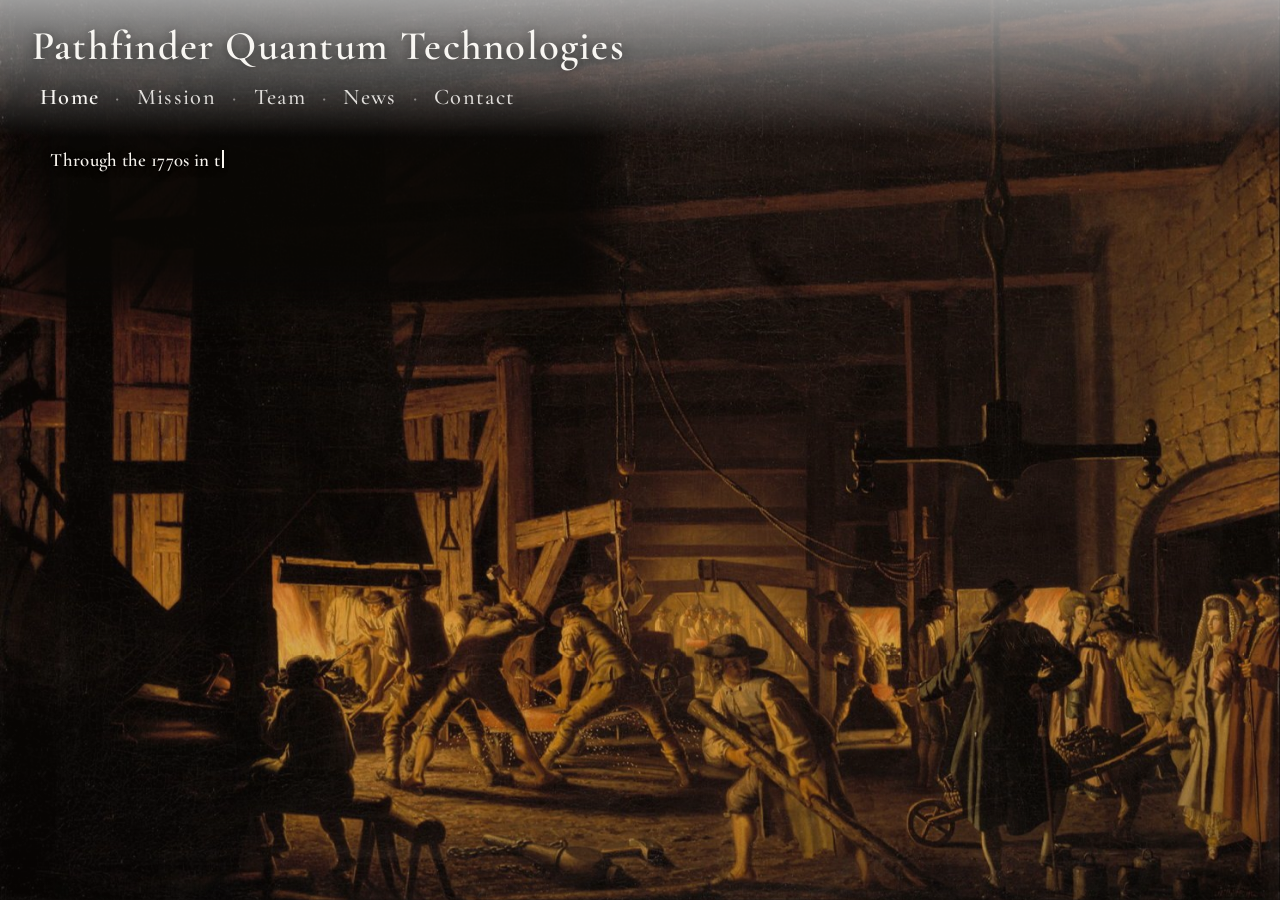
<file: index.html>
<!DOCTYPE html>
<html lang="en">
  <head>
    <meta charset="utf-8" />
    <meta name="color-scheme" content="dark light" />
    <meta name="viewport" content="width=device-width, initial-scale=1" />
    <link rel="icon" href="/favicon.svg" type="image/svg+xml" />
    <title>Pathfinder Quantum Technologies</title>
    <script>
      (function(){
        try{
          var saved = localStorage.getItem("theme");
          var sys = window.matchMedia && window.matchMedia("(prefers-color-scheme: dark)").matches ? "dark" : "light";
          var theme = saved || sys || "dark";
          document.documentElement.dataset.theme = theme;
          document.documentElement.style.colorScheme = theme;
        }catch(e){}
      })();
    </script>
    <link rel="preconnect" href="https://fonts.googleapis.com" />
    <link rel="preconnect" href="https://fonts.gstatic.com" crossorigin />
    <link href="https://fonts.googleapis.com/css2?family=Cormorant+Garamond:ital,wght@0,500;0,600;1,500&display=swap" rel="stylesheet" />
    <link rel="stylesheet" href="/assets/theme.css" />
    <link rel="stylesheet" href="/assets/heritage-hero.css" />
  </head>
  <body class="page-home">
    <section id="heritageHero" class="heritage-hero" data-mode="hero" data-carousel="home" aria-label="European science and industry heritage">
      <div class="heritage-hero__bg">
        <div class="heritage-hero__visual" aria-hidden="true">
          <div class="heritage-hero__slide heritage-hero__slide--a"></div>
          <div class="heritage-hero__slide heritage-hero__slide--b"></div>
          <div class="heritage-hero__tint"></div>
          <div class="heritage-hero__scrim"></div>
        </div>

        <div class="heritage-hero__caption">
          <p class="heritage-hero__text" aria-live="polite"></p>
        </div>
      </div>

      <header class="heritage-hero__header">
        <h1>Pathfinder Quantum Technologies</h1>
        <nav class="nav" aria-label="Primary">
          <a href="index.html" aria-current="page"><b>Home</b></a><span class="sep">&middot;</span>
          <a href="mission.html">Mission</a><span class="sep">&middot;</span>
          <a href="team.html">Team</a><span class="sep">&middot;</span>
          <a href="news.html">News</a><span class="sep">&middot;</span>
          <a href="contact.html">Contact</a>
        </nav>
      </header>

    </section>

    <script src="/assets/heritage-hero.js"></script>
  </body>
</html>
</file>
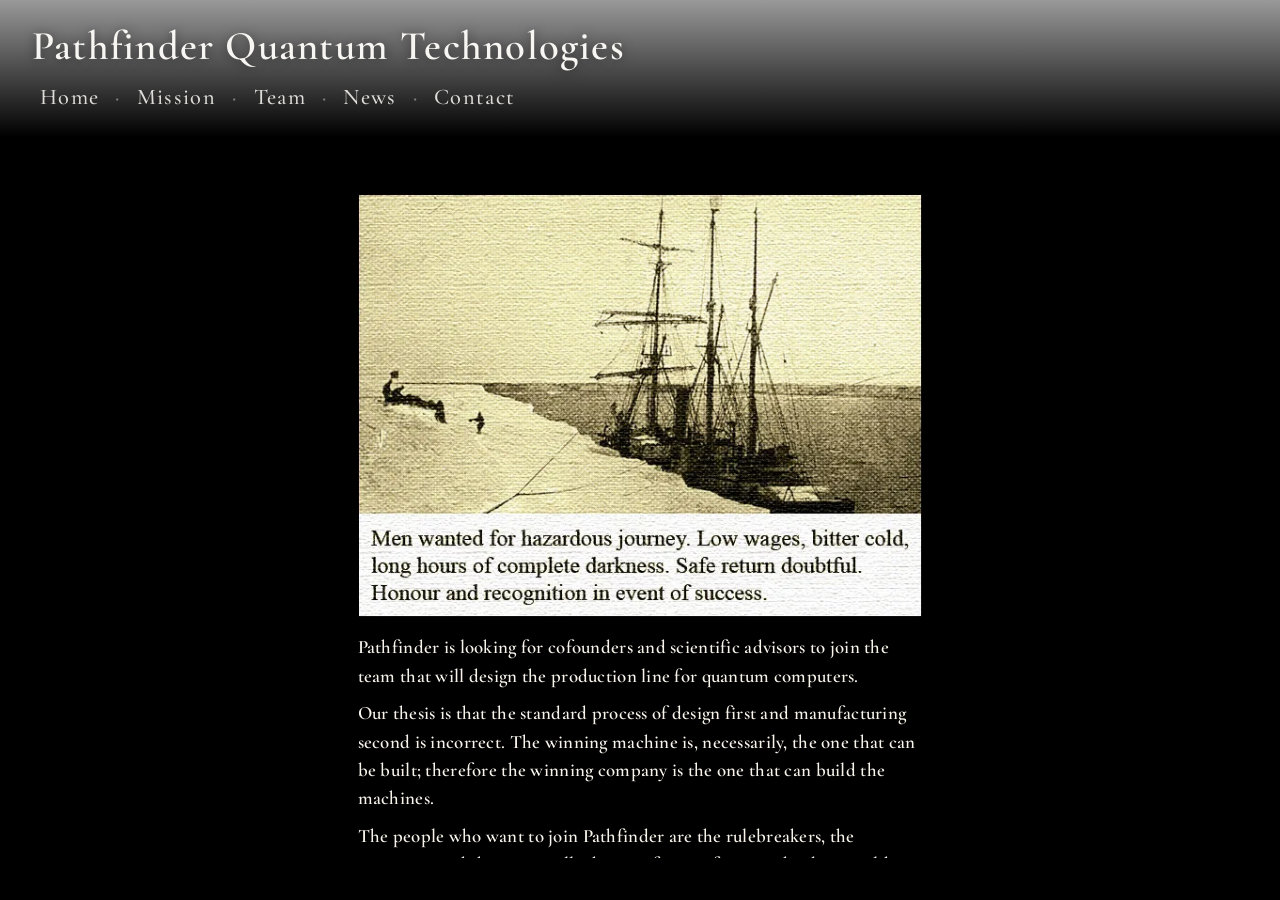
<file: careers/index.html>
<!DOCTYPE html>
<html lang="en">
<head>
  <meta charset="utf-8" />
  <meta name="robots" content="noindex, nofollow" />
  <meta name="color-scheme" content="dark light" />
  <meta name="viewport" content="width=device-width, initial-scale=1" />
  <link rel="icon" href="/favicon.svg" type="image/svg+xml" />
  <title>Pathfinder Quantum Technologies - Careers</title>
  <script>
    (function(){
      try{
        var saved = localStorage.getItem("theme");
        var sys = window.matchMedia && window.matchMedia("(prefers-color-scheme: dark)").matches ? "dark" : "light";
        var theme = saved || sys || "dark";
        document.documentElement.dataset.theme = theme;
        document.documentElement.style.colorScheme = theme;
      }catch(e){}
    })();
  </script>
  <link rel="stylesheet" href="/assets/theme.css" />
  <link rel="stylesheet" href="/assets/heritage-hero.css" />
</head>
<body class="page-careers page-mission">
  <section class="heritage-page">
    <header class="heritage-hero__header">
      <h1>Pathfinder Quantum Technologies</h1>
      <nav class="nav" aria-label="Primary">
        <a href="/">Home</a><span class="sep">&middot;</span>
        <a href="../mission.html">Mission</a><span class="sep">&middot;</span>
        <a href="../team.html">Team</a><span class="sep">&middot;</span>
        <a href="../news.html">News</a><span class="sep">&middot;</span>
        <a href="../contact.html">Contact</a>
      </nav>
    </header>

    <div class="heritage-page__content">
      <main>
        <figure class="careers-figure">
          <img src="/Shackleton.webp" alt="Ernest Shackleton's Imperial Trans-Antarctic Expedition aboard the Endurance" width="600" height="450" />
        </figure>
        <section>
          <p>Pathfinder is looking for cofounders and scientific advisors to join the team that will design the production line for quantum computers.</p>
          <p>Our thesis is that the standard process of design first and manufacturing second is incorrect. The winning machine is, necessarily, the one that can be built; therefore the winning company is the one that can build the machines.</p>
          <p>The people who want to join Pathfinder are the rulebreakers, the tenacious, and the maniacally driven. If you&rsquo;re frustrated at being told that your best ideas are too ambitious, Pathfinder is the place for you. If the phrase &ldquo;that&rsquo;s just how we&rsquo;ve always done it&rdquo; makes your blood boil, Pathfinder is the place for you. If you&rsquo;re the kind of person that simply has to leave their unique mark upon history, Pathfinder is the place for you.</p>
          <p>The scope of work spans experimental atom physics, integrated-photonics chips, and semiconductor manufacturing. Prior work in one of these areas is preferred, but evidence of exceptional ability in any highly technical domain is sufficient.</p>
          <p><b>If successful, the work you do at Pathfinder will revitalise a stagnating field and fight for control of a trillion-dollar industry.</b></p>
          <p><a href="../contact.html">Contact</a></p>
        </section>
      </main>
    </div>
  </section>
</body>
</html>
</file>
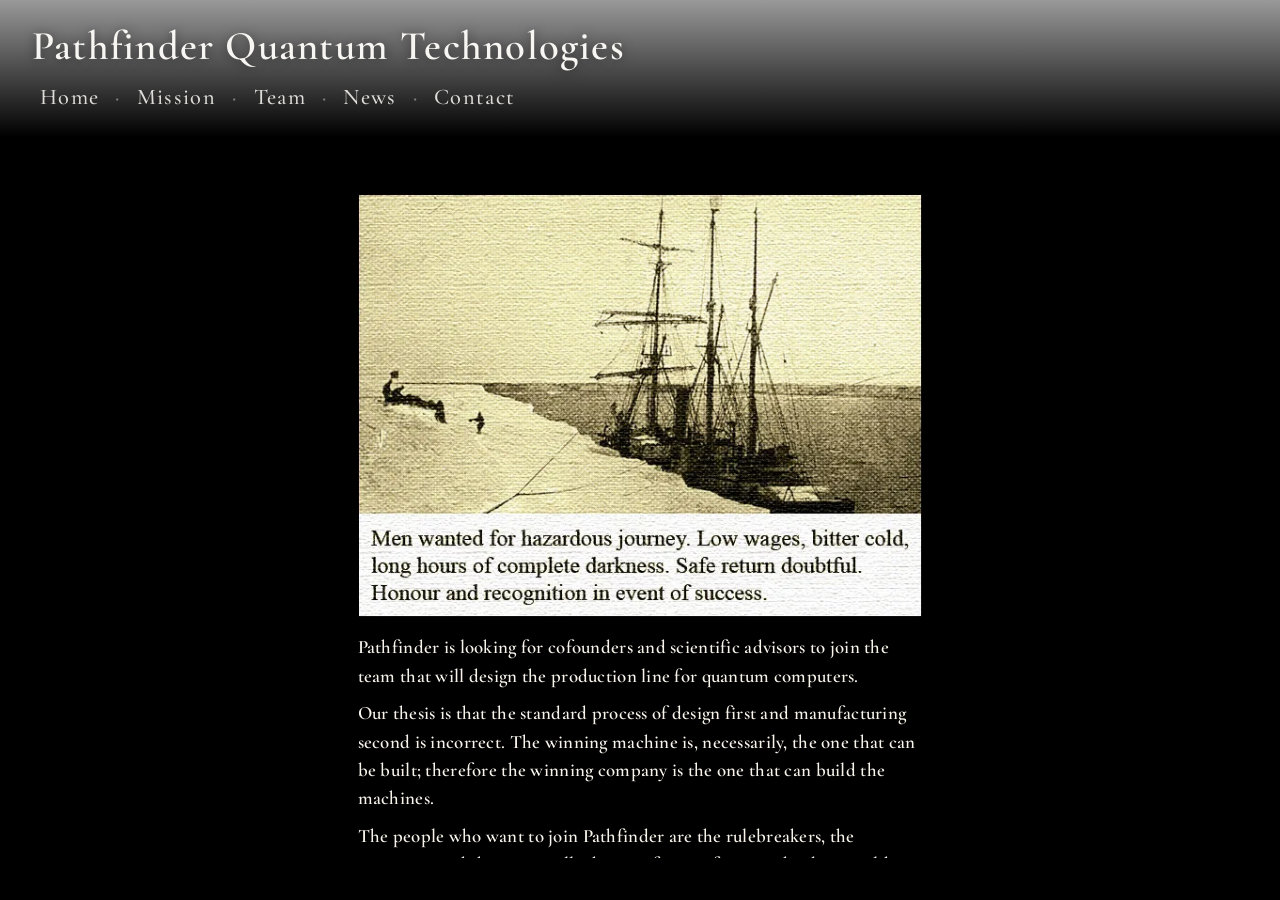
<file: cofounders/index.html>
<!DOCTYPE html>
<html lang="en">
<head>
  <meta charset="utf-8" />
  <meta http-equiv="refresh" content="0; url=/careers/" />
  <link rel="canonical" href="/careers/" />
  <title>Redirecting…</title>
  <script>location.replace("/careers/");</script>
</head>
<body>
  <p><a href="/careers/">Continue to Careers</a></p>
</body>
</html>
</file>
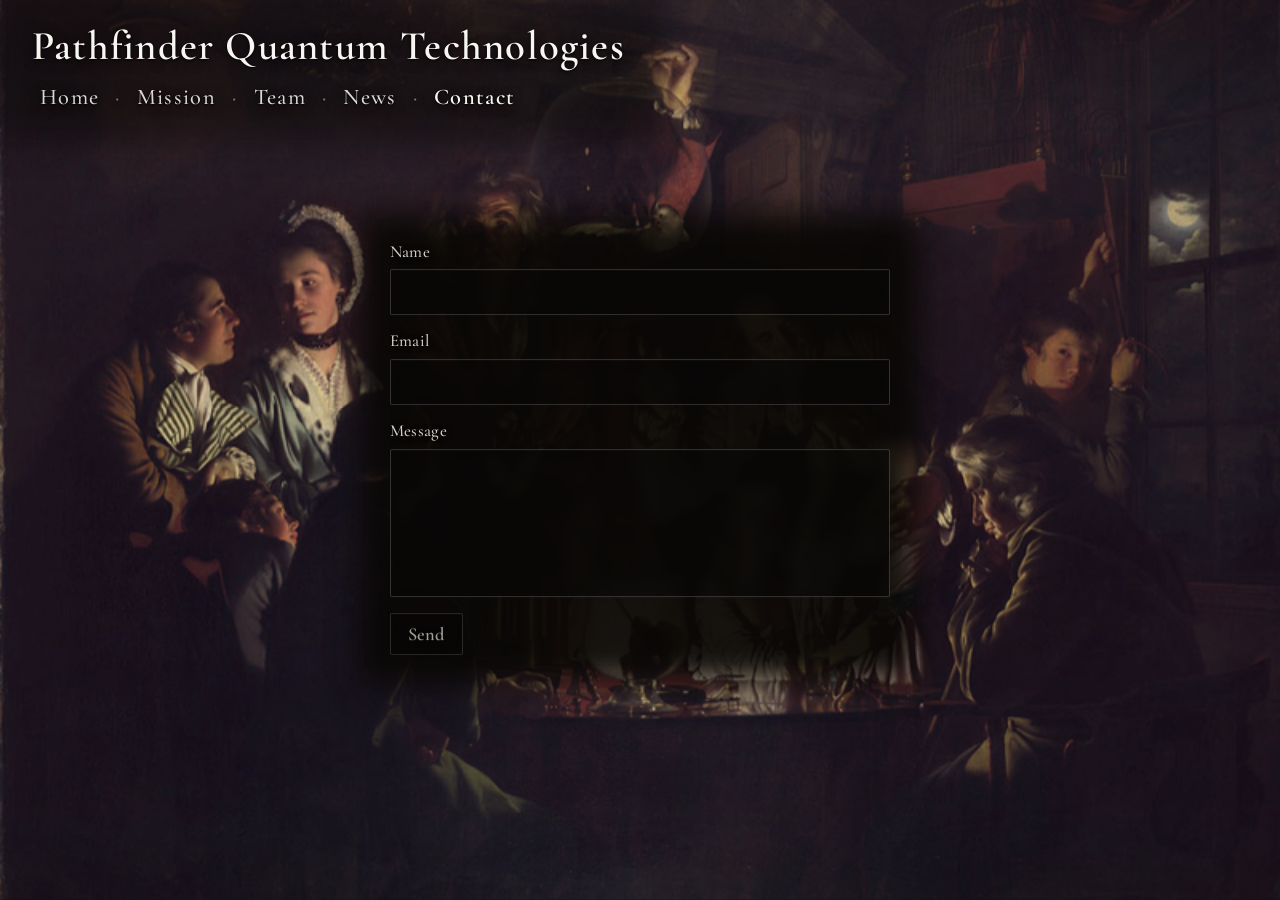
<file: contact.html>
<!DOCTYPE html>
<html lang="en">
<head>
  <meta charset="utf-8" />
  <meta name="color-scheme" content="dark light" />
  <meta name="viewport" content="width=device-width, initial-scale=1" />
  <link rel="icon" href="/favicon.svg" type="image/svg+xml" />
  <title>Pathfinder Quantum Technologies - Contact</title>
  <script>
    (function(){
      try{
        var saved = localStorage.getItem("theme");
        var sys = window.matchMedia && window.matchMedia("(prefers-color-scheme: dark)").matches ? "dark" : "light";
        var theme = saved || sys || "dark";
        document.documentElement.dataset.theme = theme;
        document.documentElement.style.colorScheme = theme;
      }catch(e){}
    })();
  </script>
  <link rel="stylesheet" href="/assets/theme.css" />
  <link rel="stylesheet" href="/assets/heritage-hero.css" />
</head>
<body class="page-with-backdrop">
  <section class="heritage-page">
    <div id="heritageHero" class="heritage-hero heritage-hero--backdrop" data-mode="backdrop" data-carousel="contact" data-static="true" aria-hidden="true">
      <div class="heritage-hero__visual">
        <div class="heritage-hero__slide heritage-hero__slide--a"></div>
        <div class="heritage-hero__slide heritage-hero__slide--b"></div>
        <div class="heritage-hero__tint"></div>
        <div class="heritage-hero__scrim"></div>
      </div>
    </div>
    <script src="/assets/heritage-boot.js"></script>

    <header class="heritage-hero__header">
      <h1>Pathfinder Quantum Technologies</h1>
      <nav class="nav" aria-label="Primary">
        <a href="index.html">Home</a><span class="sep">&middot;</span>
        <a href="mission.html">Mission</a><span class="sep">&middot;</span>
        <a href="team.html">Team</a><span class="sep">&middot;</span>
        <a href="news.html">News</a><span class="sep">&middot;</span>
        <a href="contact.html" aria-current="page"><b>Contact</b></a>
      </nav>
    </header>

    <div class="heritage-page__content">
      <main>
        <section>
          <form id="contactForm" class="contact-form" novalidate>
            <div class="contact-form__field">
              <label for="contactName">Name</label>
              <input id="contactName" name="name" type="text" autocomplete="name" required />
            </div>
            <div class="contact-form__field">
              <label for="contactEmail">Email</label>
              <input id="contactEmail" name="email" type="email" autocomplete="email" required />
            </div>
            <div class="contact-form__field">
              <label for="contactMessage">Message</label>
              <textarea id="contactMessage" name="message" rows="5" required></textarea>
            </div>
            <input type="text" name="_honey" class="contact-form__honey" tabindex="-1" autocomplete="off" aria-hidden="true" />
            <button type="submit" class="contact-form__submit" disabled>Send</button>
            <p id="contactStatus" class="contact-form__status" role="status" aria-live="polite" hidden></p>
          </form>
        </section>
      </main>
    </div>
  </section>

  <script src="/assets/heritage-hero.js"></script>
  <script src="/assets/contact.js"></script>
</body>
</html>
</file>
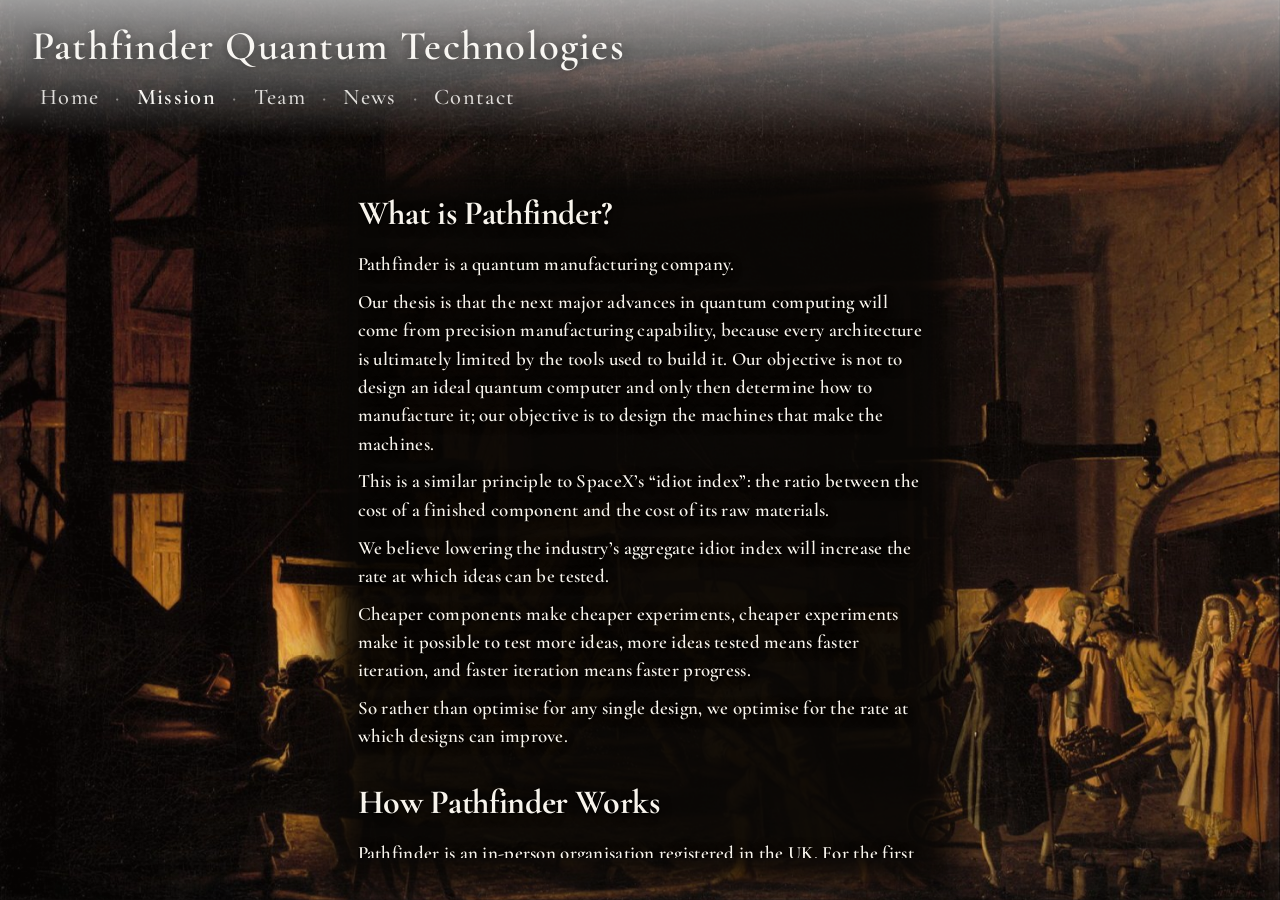
<file: mission.html>
<!DOCTYPE html>
<html lang="en">
<head>
  <meta charset="utf-8" />
  <meta name="color-scheme" content="dark light" />
  <meta name="viewport" content="width=device-width, initial-scale=1" />
  <link rel="icon" href="/favicon.svg" type="image/svg+xml" />
  <title>Pathfinder Quantum Technologies - Mission</title>
  <script>
    (function(){
      try{
        var saved = localStorage.getItem("theme");
        var sys = window.matchMedia && window.matchMedia("(prefers-color-scheme: dark)").matches ? "dark" : "light";
        var theme = saved || sys || "dark";
        document.documentElement.dataset.theme = theme;
        document.documentElement.style.colorScheme = theme;
      }catch(e){}
    })();
  </script>
  <link rel="stylesheet" href="/assets/theme.css" />
  <link rel="stylesheet" href="/assets/heritage-hero.css" />
  <style>
    .page-mission main h2 {
      font-size: 34px;
      font-weight: 700;
      line-height: 1.2;
      margin-top: var(--spacing-xl, 1.5rem);
    }
    .page-mission main h2:first-child {
      margin-top: 0;
    }
  </style>
</head>
<body class="page-with-backdrop page-mission">
  <section class="heritage-page">
    <div id="heritageHero" class="heritage-hero heritage-hero--backdrop" data-mode="backdrop" data-carousel="mission" aria-hidden="true">
      <div class="heritage-hero__visual">
        <div class="heritage-hero__slide heritage-hero__slide--a"></div>
        <div class="heritage-hero__slide heritage-hero__slide--b"></div>
        <div class="heritage-hero__tint"></div>
        <div class="heritage-hero__scrim"></div>
      </div>
    </div>
    <script src="/assets/heritage-boot.js"></script>

    <header class="heritage-hero__header">
      <h1>Pathfinder Quantum Technologies</h1>
      <nav class="nav" aria-label="Primary">
        <a href="index.html">Home</a><span class="sep">&middot;</span>
        <a href="mission.html" aria-current="page"><b>Mission</b></a><span class="sep">&middot;</span>
        <a href="team.html">Team</a><span class="sep">&middot;</span>
        <a href="news.html">News</a><span class="sep">&middot;</span>
        <a href="contact.html">Contact</a>
      </nav>
    </header>

    <div class="heritage-page__content">
      <main>
        <section>
          <h2>What is Pathfinder?</h2>
          <p>Pathfinder is a quantum manufacturing company.</p>
          <p>Our thesis is that the next major advances in quantum computing will come from precision manufacturing capability, because every architecture is ultimately limited by the tools used to build it. Our objective is not to design an ideal quantum computer and only then determine how to manufacture it; our objective is to design the machines that make the machines.</p>
          <p>This is a similar principle to SpaceX&rsquo;s &ldquo;idiot index&rdquo;: the ratio between the cost of a finished component and the cost of its raw materials.</p>
          <p>We believe lowering the industry&rsquo;s aggregate idiot index will increase the rate at which ideas can be tested.</p>
          <p>Cheaper components make cheaper experiments, cheaper experiments make it possible to test more ideas, more ideas tested means faster iteration, and faster iteration means faster progress.</p>
          <p>So rather than optimise for any single design, we optimise for the rate at which designs can improve.</p>

          <h2>How Pathfinder Works</h2>
          <p>Pathfinder is an in-person organisation registered in the UK. For the first year or two, the company will consist of a small workshop and a small laboratory where we will decompose a quantum computer into every capability required to build it (lasers, vacuum systems, fabrication, packaging) and ask: &ldquo;where is the idiot index highest, and can we do anything about it?&rdquo;</p>
          <p>We expect the work to regularly move between disciplines. Some months may be spent redesigning an optical system, others may be spent trying to reduce the cost of a laser assembly, understanding a fabrication process, or talking to suppliers.</p>
          <p>The pre-seed round will be a success when we can identify one accepted manufacturing bottleneck and demonstrate that it can be substantially undercut or removed entirely.</p>

          <h2>Who Pathfinder Needs</h2>
          <p>Pathfinder needs people with strong technical credibility either in frontier quantum hardware or in the manufacturing systems that make it. That might mean trapped ions, quantum optics, integrated photonics, precision lasers and FPGA control systems, vacuum technology, semiconductor fabrication, advanced materials, lithography steppers, MOCVD reactors, ultra-precision optics, CNC machine tools, or CMOS foundries.</p>
          <p>More importantly we are looking for people who have spent enough time around these machines that they already know which parts are unnecessarily expensive, unnecessarily slow, or unnecessarily difficult to manufacture.</p>
          <p>Our ideal candidate is an engineer who has been quietly thinking for three years: &lsquo;This assembly is absurd. We could build this in half the time if we just changed X, Y and Z.&rsquo;</p>
          <p>If reading this made you think of five manufacturing problems you&rsquo;ve wanted to solve for years, let&rsquo;s <a href="contact.html">talk</a>.</p>
        </section>
      </main>
    </div>
  </section>

  <script src="/assets/heritage-hero.js"></script>
</body>
</html>
</file>
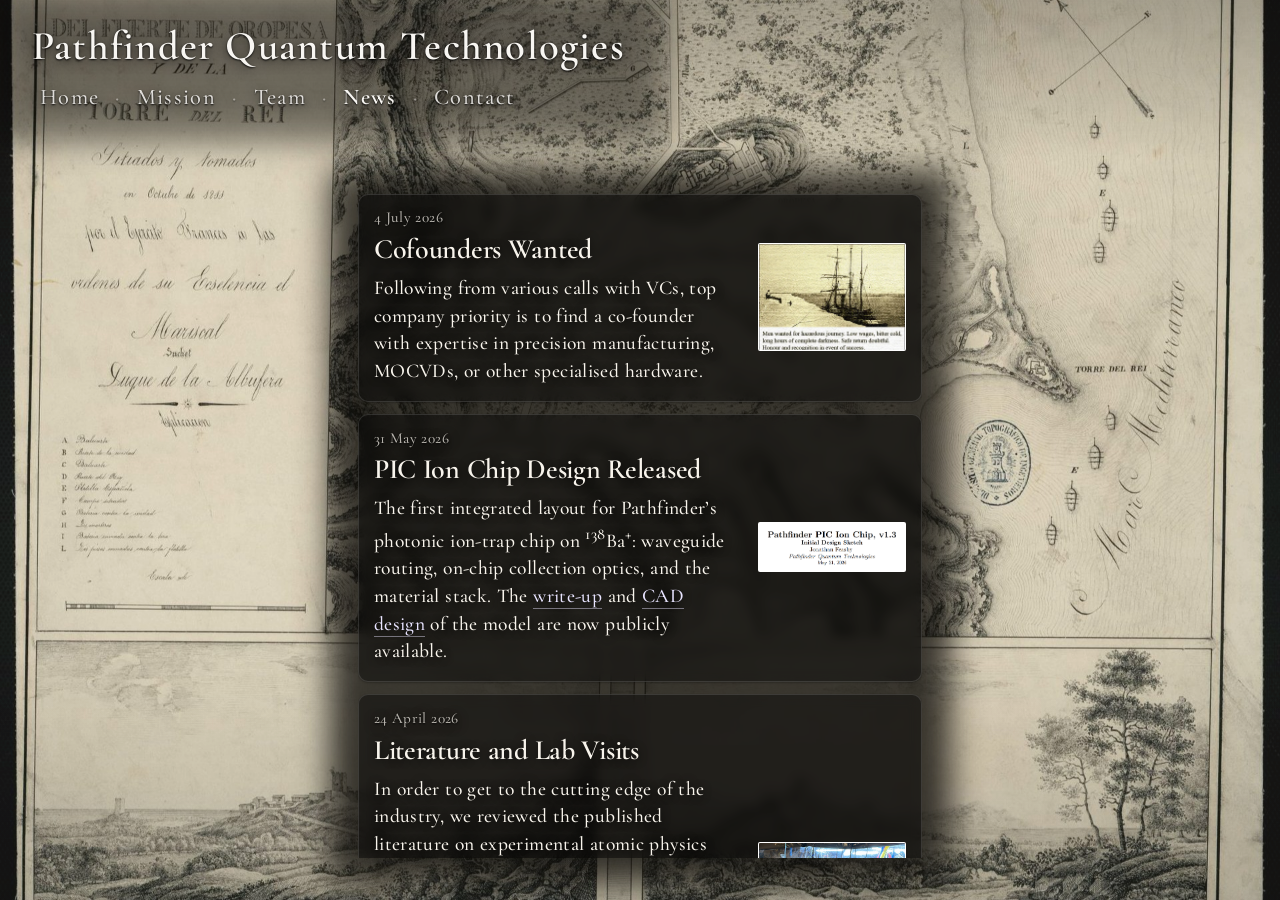
<file: news.html>
<!DOCTYPE html>
<html lang="en">
<head>
  <meta charset="utf-8" />
  <meta name="color-scheme" content="dark light" />
  <meta name="viewport" content="width=device-width, initial-scale=1" />
  <link rel="icon" href="/favicon.svg" type="image/svg+xml" />
  <title>Pathfinder Quantum Technologies - News</title>
  <script>
    (function(){
      try{
        var saved = localStorage.getItem("theme");
        var sys = window.matchMedia && window.matchMedia("(prefers-color-scheme: dark)").matches ? "dark" : "light";
        var theme = saved || sys || "dark";
        document.documentElement.dataset.theme = theme;
        document.documentElement.style.colorScheme = theme;
      }catch(e){}
    })();
  </script>
  <link rel="stylesheet" href="/assets/theme.css" />
  <link rel="stylesheet" href="/assets/heritage-hero.css" />
</head>
<body class="page-with-backdrop">
  <section class="heritage-page">
    <div id="heritageHero" class="heritage-hero heritage-hero--backdrop" data-mode="backdrop" data-carousel="news" aria-hidden="true">
      <div class="heritage-hero__visual">
        <div class="heritage-hero__slide heritage-hero__slide--a"></div>
        <div class="heritage-hero__slide heritage-hero__slide--b"></div>
        <div class="heritage-hero__tint"></div>
        <div class="heritage-hero__scrim"></div>
      </div>
    </div>
    <script src="/assets/heritage-boot.js"></script>

    <header class="heritage-hero__header">
      <h1>Pathfinder Quantum Technologies</h1>
      <nav class="nav" aria-label="Primary">
        <a href="index.html">Home</a><span class="sep">&middot;</span>
        <a href="mission.html">Mission</a><span class="sep">&middot;</span>
        <a href="team.html">Team</a><span class="sep">&middot;</span>
        <a href="news.html" aria-current="page"><b>News</b></a><span class="sep">&middot;</span>
        <a href="contact.html">Contact</a>
      </nav>
    </header>

    <div class="heritage-page__content">
      <main>
        <section>
          <div class="news-list">
            <article class="news-card">
              <div class="news-content">
                <p class="news-date">4 July 2026</p>
                <h3 class="news-headline">Cofounders Wanted</h3>
                <p class="news-body">Following from various calls with VCs, top company priority is to find a co-founder with expertise in precision manufacturing, MOCVDs, or other specialised hardware.</p>
              </div>
              <div class="news-photo">
                <img src="/Shackleton.webp" alt="Ernest Shackleton's Imperial Trans-Antarctic Expedition aboard the Endurance" />
              </div>
            </article>
            <article class="news-card">
              <div class="news-content">
                <p class="news-date">31 May 2026</p>
                <h3 class="news-headline">PIC Ion Chip Design Released</h3>
                <p class="news-body">The first integrated layout for Pathfinder&rsquo;s photonic ion-trap chip on <sup>138</sup>Ba<sup>+</sup>: waveguide routing, on-chip collection optics, and the material stack. The <a href="/outreach/pic_chip_paper/paper.pdf">write-up</a> and <a href="https://github.com/50shadesofgwei/pathfinder-pic-ion-chip">CAD design</a> of the model are now publicly available.</p>
              </div>
              <div class="news-photo">
                <img src="/images/news/design-image.png" alt="Pathfinder PIC ion chip design" />
              </div>
            </article>
            <article class="news-card">
              <div class="news-content">
                <p class="news-date">24 April 2026</p>
                <h3 class="news-headline">Literature and Lab Visits</h3>
                <p class="news-body">In order to get to the cutting edge of the industry, we reviewed the published literature on experimental atomic physics and visited labs across Europe to learn directly from experts in the field. Special thanks to Dr. Florian Schreck and Dr. Dylan Sabulsky for the lab tours, and to Dr. Jekabs Romans and many other researchers at the Universities of Oxford and Cambridge, AQT, and Quantinuum for their ongoing correspondence.</p>
              </div>
              <div class="news-photo">
                <img src="/images/news/lab-visits.jpg" alt="Trapped-ion laboratory equipment during a Continental lab visit" />
              </div>
            </article>
            <article class="news-card">
              <div class="news-content">
                <p class="news-date">23 March 2026</p>
                <h3 class="news-headline">Pathfinder Quantum Technologies Incorporated in UK</h3>
                <p class="news-body">Pathfinder Quantum Technologies Ltd was registered as a private limited company with Companies House.</p>
              </div>
              <div class="news-photo">
                <img src="/images/news/incorporation.jpg" alt="Joseph Wright, An Iron Forge" />
              </div>
            </article>
          </div>
        </section>
      </main>
    </div>
  </section>

  <script src="/assets/heritage-hero.js"></script>
</body>
</html>
</file>
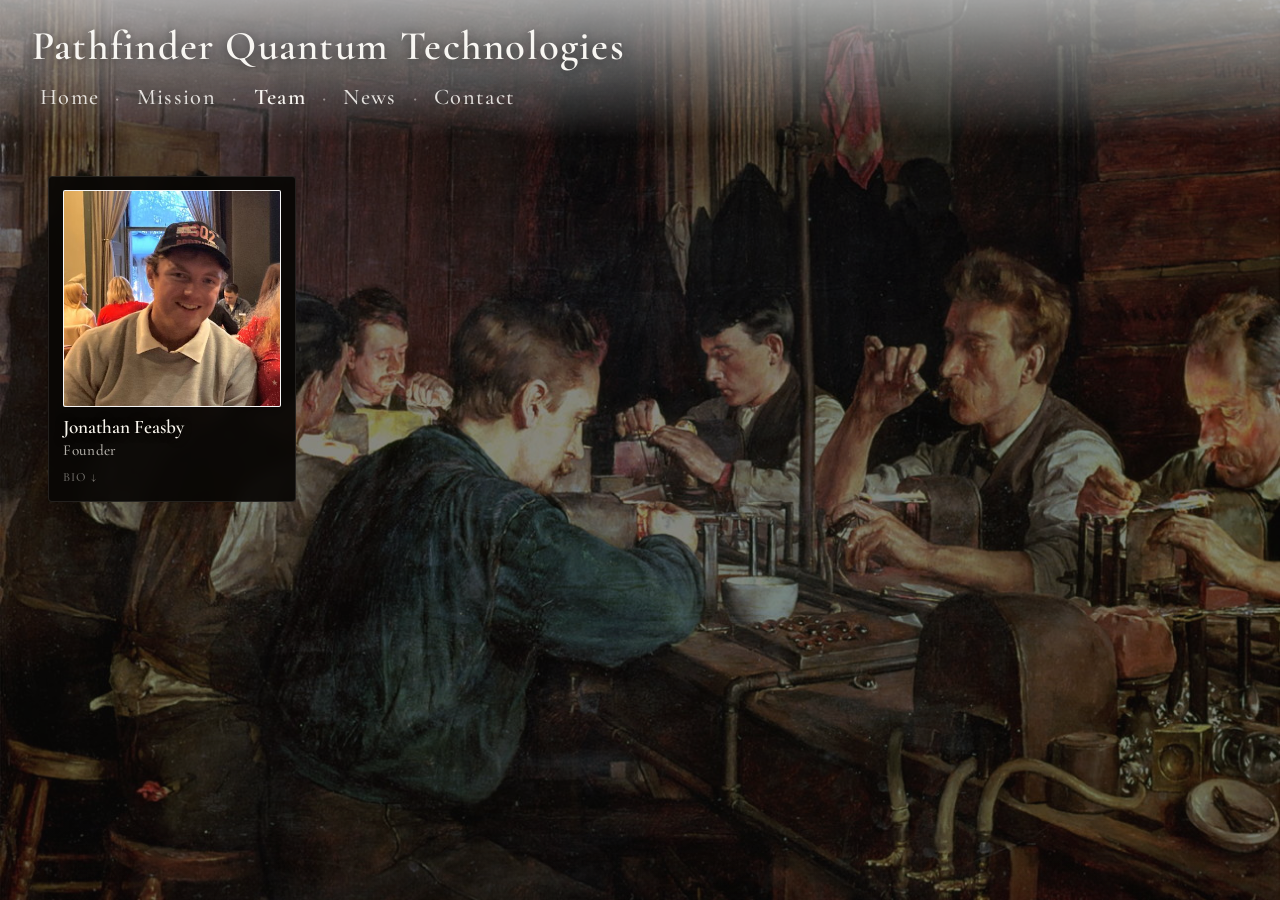
<file: team.html>
<!DOCTYPE html>
<html lang="en">
<head>
  <meta charset="utf-8" />
  <meta name="color-scheme" content="dark light" />
  <meta name="viewport" content="width=device-width, initial-scale=1" />
  <link rel="icon" href="/favicon.svg" type="image/svg+xml" />
  <title>Pathfinder Quantum Technologies - Team</title>
  <script>
    (function(){
      try{
        var saved = localStorage.getItem("theme");
        var sys = window.matchMedia && window.matchMedia("(prefers-color-scheme: dark)").matches ? "dark" : "light";
        var theme = saved || sys || "dark";
        document.documentElement.dataset.theme = theme;
        document.documentElement.style.colorScheme = theme;
      }catch(e){}
    })();
  </script>
  <link rel="stylesheet" href="/assets/theme.css" />
  <link rel="stylesheet" href="/assets/heritage-hero.css" />
</head>
<body class="page-with-backdrop">
  <section class="heritage-page">
    <div id="heritageHero" class="heritage-hero heritage-hero--backdrop" data-mode="backdrop" data-carousel="team" data-static="true" aria-hidden="true">
      <div class="heritage-hero__visual">
        <div class="heritage-hero__slide heritage-hero__slide--a"></div>
        <div class="heritage-hero__slide heritage-hero__slide--b"></div>
        <div class="heritage-hero__tint"></div>
        <div class="heritage-hero__scrim"></div>
      </div>
    </div>
    <script src="/assets/heritage-boot.js"></script>

    <header class="heritage-hero__header">
      <h1>Pathfinder Quantum Technologies</h1>
      <nav class="nav" aria-label="Primary">
        <a href="index.html">Home</a><span class="sep">&middot;</span>
        <a href="mission.html">Mission</a><span class="sep">&middot;</span>
        <a href="team.html" aria-current="page"><b>Team</b></a><span class="sep">&middot;</span>
        <a href="news.html">News</a><span class="sep">&middot;</span>
        <a href="contact.html">Contact</a>
      </nav>
    </header>

    <div class="heritage-page__content">
      <main>
        <section>
          <div class="team-grid">
            <article class="team-card">
              <button type="button" class="team-card__trigger" aria-expanded="false" aria-controls="team-bio-jonathan" aria-label="Jonathan Feasby, Founder. Bio.">
                <div class="team-card__banner">
                  <img class="team-photo" src="/header.jpg" alt="Photo of Jonathan Feasby" />
                </div>
                <span class="team-name">Jonathan Feasby</span>
                <span class="team-role">Founder</span>
              </button>
              <div id="team-bio-jonathan" class="team-bio" aria-hidden="true">
                <div class="team-bio__inner">
                  <p>Jonathan dropped out of university in 2021 to work full time on arbitrage strategies with a team of experienced programmatic traders at what is now <a href="https://www.smg.org/" target="_blank" rel="noopener noreferrer">Special Mechanisms Group</a>. He later started programming <a href="https://github.com/50shadesofgwei/funding-rate-arbitrage" target="_blank" rel="noopener noreferrer">trading bots</a> alone while living in South America, and was awarded just shy of $100k in grants from organisations such as <a href="https://gmx.io/" target="_blank" rel="noopener noreferrer">GMX</a> and <a href="https://www.synthetix.io/" target="_blank" rel="noopener noreferrer">Synthetix</a> throughout late 2023 and early 2024, before raising $1m of capital to start a private trading organisation.</p>
                  <p>He had been following the quantum computing industry since 2023. In April 2026 he moved into the field full time to found Pathfinder.</p>
                  <p>Outside work, he reached the top 0.2% of players worldwide in rapid chess, enjoys playing the guitar, and speaks both Spanish and Russian.</p>
                </div>
              </div>
            </article>
          </div>
        </section>
      </main>
    </div>
  </section>

  <script src="/assets/heritage-hero.js"></script>
  <script src="/assets/team.js"></script>
</body>
</html>
</file>
<file: assets/theme.css>
/* ===== THEME VARS ===== */
:root{
  --bg: #0a0a0a;
  --text: #f5f5f5;
  --muted: #888;
  --muted-light: #aaa;
  --accent: #6366f1;
  --accent-hover: #818cf8;
  --maxw: 720px;
  
  /* Surface colors */
  --surface: #111;
  --surface-hover: #1a1a1a;
  --border: #222;
  --border-light: #2a2a2a;
  
  /* Shadows - layered for depth */
  --shadow-sm: 0 1px 2px rgba(0,0,0,0.3);
  --shadow-md: 0 4px 6px rgba(0,0,0,0.4), 0 2px 4px rgba(0,0,0,0.3);
  --shadow-lg: 0 10px 20px rgba(0,0,0,0.5), 0 4px 8px rgba(0,0,0,0.4);
  --shadow-xl: 0 20px 40px rgba(0,0,0,0.6), 0 8px 16px rgba(0,0,0,0.5);
  --shadow-glow: 0 0 20px rgba(99, 102, 241, 0.15);
  
  /* Spacing */
  --spacing-xs: 4px;
  --spacing-sm: 8px;
  --spacing-md: 16px;
  --spacing-lg: 24px;
  --spacing-xl: 32px;
  --spacing-2xl: 48px;
  
  /* Border radius */
  --radius-sm: 6px;
  --radius-md: 10px;
  --radius-lg: 14px;
  
  /* theme toggle animation (desktop / Chromium via View Transitions) */
  --reveal-ease: cubic-bezier(.2,.7,0,1);
  --reveal-pos: 50% 50%;
  --start-size: 8vmax;
  --pop-size: 28vmax;
  --final-size: 150vmax;
  --pop-dur: 160ms;
  --hold-dur: 0ms;
  --expand-dur: 240ms;
  
  /* optional tokens (tables, rules) */
  --rule: #1a1a1a;
  --table-bg: transparent;
  --table-head-bg: rgba(17,17,17,.8);
  --table-border: #222;
  --table-hover-bg: #1a1a1a;
}

:root[data-theme="light"]{
  --bg: #fafafa;
  --text: #1a1a1a;
  --muted: #666;
  --muted-light: #555;
  --accent: #4f46e5;
  --accent-hover: #6366f1;
  --surface: #fff;
  --surface-hover: #f5f5f5;
  --border: #e5e5e5;
  --border-light: #d4d4d4;
  --shadow-sm: 0 1px 2px rgba(0,0,0,0.05);
  --shadow-md: 0 4px 6px rgba(0,0,0,0.08), 0 2px 4px rgba(0,0,0,0.06);
  --shadow-lg: 0 10px 20px rgba(0,0,0,0.1), 0 4px 8px rgba(0,0,0,0.08);
  --shadow-xl: 0 20px 40px rgba(0,0,0,0.12), 0 8px 16px rgba(0,0,0,0.1);
  --shadow-glow: 0 0 20px rgba(79, 70, 229, 0.1);
  --rule: #e5e5e5;
  --table-head-bg: rgba(255,255,255,.9);
  --table-border: #e5e5e5;
  --table-hover-bg: #f5f5f5;
}

/* ===== BASE ===== */
*,*::before,*::after{ 
  box-sizing: border-box;
  margin: 0;
  padding: 0;
}

html,body{ 
  height: 100%;
}

body{
  margin: 0;
  background: var(--bg);
  background-image: 
    radial-gradient(circle at 20% 50%, rgba(99, 102, 241, 0.03) 0%, transparent 50%),
    radial-gradient(circle at 80% 80%, rgba(99, 102, 241, 0.02) 0%, transparent 50%);
  background-attachment: fixed;
  color: var(--text);
  font-family: -apple-system, BlinkMacSystemFont, 'Segoe UI', 'Inter', 'Roboto', 'Helvetica Neue', Arial, sans-serif;
  font-size: 17px;
  line-height: 1.7;
  letter-spacing: -0.01em;
  -webkit-font-smoothing: antialiased;
  -moz-osx-font-smoothing: grayscale;
  transition: background-color 0.3s ease, color 0.3s ease;
  position: relative;
}

body::before {
  content: '';
  position: fixed;
  top: 0;
  left: 0;
  right: 0;
  bottom: 0;
  background: 
    linear-gradient(180deg, transparent 0%, rgba(0,0,0,0.02) 100%),
    linear-gradient(90deg, rgba(99, 102, 241, 0.01) 0%, transparent 50%, rgba(99, 102, 241, 0.01) 100%);
  pointer-events: none;
  z-index: 0;
}

:root[data-theme="light"] body::before {
  background: 
    linear-gradient(180deg, transparent 0%, rgba(255,255,255,0.5) 100%),
    linear-gradient(90deg, rgba(79, 70, 229, 0.01) 0%, transparent 50%, rgba(79, 70, 229, 0.01) 100%);
}

:root[data-theme="light"] body {
  background-image: 
    radial-gradient(circle at 20% 50%, rgba(79, 70, 229, 0.02) 0%, transparent 50%),
    radial-gradient(circle at 80% 80%, rgba(79, 70, 229, 0.015) 0%, transparent 50%);
}

:root[data-theme="light"] header {
  background: linear-gradient(to bottom, rgba(255, 255, 255, 0.6) 0%, transparent 100%);
}

a{ 
  color: var(--text);
  text-decoration: none;
  transition: color 0.2s ease, opacity 0.2s ease;
  border-bottom: 1px solid transparent;
}

a:hover{ 
  color: var(--accent);
  border-bottom-color: var(--accent);
  opacity: 0.9;
}

a:focus-visible {
  outline: 2px solid var(--accent);
  outline-offset: 2px;
  border-radius: 2px;
}

.wrap{ 
  max-width: var(--maxw);
  margin: 0 auto;
  padding: var(--spacing-2xl) var(--spacing-lg) calc(var(--spacing-2xl) * 1.5);
  position: relative;
  z-index: 1;
}

header{ 
  margin-bottom: var(--spacing-lg);
  padding-bottom: var(--spacing-lg);
  border-bottom: 1px solid var(--border);
  position: relative;
  background: linear-gradient(to bottom, rgba(17, 17, 17, 0.4) 0%, transparent 100%);
  backdrop-filter: blur(10px);
  -webkit-backdrop-filter: blur(10px);
  padding-top: var(--spacing-md);
  border-radius: var(--radius-md) var(--radius-md) 0 0;
  box-shadow: var(--shadow-sm);
}

h1{ 
  font-size: clamp(32px, 5vw, 44px);
  font-weight: 700;
  margin: 0 0 var(--spacing-md);
  letter-spacing: -0.02em;
  line-height: 1.2;
}

.nav{ 
  color: var(--muted);
  font-size: 15px;
  display: flex;
  align-items: center;
  flex-wrap: wrap;
  gap: var(--spacing-xs);
}

.nav a{ 
  padding: var(--spacing-xs) var(--spacing-sm);
  border-radius: var(--radius-sm);
  transition: all 0.2s ease;
  border-bottom: none;
}

.nav a:hover{ 
  background: var(--surface-hover);
  color: var(--text);
  border-bottom: none;
}

.nav a[aria-current="page"],
.nav a b {
  color: var(--text);
  font-weight: 600;
}

.sep{ 
  padding: 0 var(--spacing-xs);
  color: var(--muted);
  opacity: 0.5;
}

section{ 
  padding: 0 0 var(--spacing-lg) 0;
}

h2{ 
  font-size: 20px;
  margin: 0 0 var(--spacing-md);
  color: var(--text);
  font-weight: 600;
  letter-spacing: -0.01em;
  line-height: 1.4;
}

h3 {
  font-size: 18px;
  margin: var(--spacing-lg) 0 var(--spacing-sm);
  color: var(--text);
  font-weight: 600;
  letter-spacing: -0.01em;
}

ul{ 
  margin: 0;
  padding-left: var(--spacing-lg);
}

li{ 
  margin: var(--spacing-sm) 0;
}

p {
  margin: var(--spacing-md) 0;
  line-height: 1.75;
}

blockquote{ 
  margin: var(--spacing-lg) 0;
  padding: var(--spacing-md) var(--spacing-lg);
  padding-left: var(--spacing-xl);
  border-left: 3px solid var(--accent);
  background: var(--surface);
  border-radius: var(--radius-sm);
  color: var(--muted-light);
  font-style: italic;
  box-shadow: var(--shadow-sm);
  position: relative;
  overflow: hidden;
}

blockquote::before {
  content: '';
  position: absolute;
  top: 0;
  left: 0;
  right: 0;
  bottom: 0;
  background: linear-gradient(135deg, rgba(99, 102, 241, 0.05) 0%, transparent 100%);
  pointer-events: none;
}

blockquote p{ 
  margin: var(--spacing-sm) 0;
}

blockquote.opening-quote {
  margin: var(--spacing-md) auto var(--spacing-md) auto;
  padding: var(--spacing-sm) 0;
  max-width: 600px;
  text-align: center;
  border-left: none;
  border-top: 1px solid var(--border);
  border-bottom: 1px solid var(--border);
  background: transparent;
  font-style: normal;
  color: var(--muted-light);
  box-shadow: none;
  position: relative;
}

blockquote.opening-quote::before {
  display: none;
}

blockquote.opening-quote p {
  font-size: 14px;
  line-height: 1.5;
  margin: 0 0 4px 0;
  color: var(--muted);
  font-weight: 400;
  letter-spacing: 0;
  font-style: italic;
}

blockquote.opening-quote cite {
  display: block;
  margin-top: 2px;
  font-size: 12px;
  font-style: normal;
  color: var(--muted);
  font-weight: 400;
}

blockquote.opening-quote cite em {
  font-style: italic;
  color: var(--muted-light);
}

footer{ 
  color: var(--muted);
  margin-top: var(--spacing-2xl);
  padding-top: var(--spacing-lg);
  border-top: 1px solid var(--border);
  font-size: 14px;
}

/* Theme toggle button */
.theme-btn{
  display: inline-flex;
  align-items: center;
  justify-content: center;
  width: 36px;
  height: 36px;
  border: 1px solid var(--border);
  border-radius: var(--radius-md);
  background: var(--surface);
  color: var(--text);
  cursor: pointer;
  transition: all 0.2s ease;
  font-size: 18px;
  box-shadow: var(--shadow-sm);
}

.theme-btn:hover{ 
  background: var(--surface-hover);
  border-color: var(--accent);
  transform: translateY(-2px) scale(1.05);
  box-shadow: var(--shadow-md), var(--shadow-glow);
}

.theme-btn:active {
  transform: translateY(0);
}


/* smooth local recolor (e.g., tables) during toggle */
.theme-animating, .theme-animating *{
  transition: background-color .25s ease, border-color .25s ease, color .25s ease !important;
}

/* ===== DESKTOP: View Transitions with circular mask (2-stage) ===== */
::view-transition-group(root){ animation-timing-function: var(--reveal-ease); }
::view-transition-old(root){ animation:none; z-index:-1; }

:root[data-theme="dark"]::view-transition-new(root),
:root[data-theme="light"]::view-transition-new(root){
  -webkit-mask: radial-gradient(circle, black var(--start-size), transparent var(--start-size));
          mask: radial-gradient(circle, black var(--start-size), transparent var(--start-size));
  -webkit-mask-composite: source-in;
          mask-composite: intersect;
  -webkit-mask-position: var(--reveal-pos);
          mask-position: var(--reveal-pos);
  animation:
    vt-pop var(--pop-dur) var(--reveal-ease) both,
    vt-expand var(--expand-dur) var(--reveal-ease) var(--hold-dur) both;
}

@keyframes vt-pop{
  to{
    -webkit-mask: radial-gradient(circle, black var(--pop-size), transparent var(--pop-size));
            mask: radial-gradient(circle, black var(--pop-size), transparent var(--pop-size));
    -webkit-mask-position: var(--reveal-pos);
            mask-position: var(--reveal-pos);
  }
}

@keyframes vt-expand{
  from{
    -webkit-mask: radial-gradient(circle, black var(--pop-size), transparent var(--pop-size));
            mask: radial-gradient(circle, black var(--pop-size), transparent var(--pop-size));
    -webkit-mask-position: var(--reveal-pos);
            mask-position: var(--reveal-pos);
  }
  to{
    -webkit-mask: radial-gradient(circle, black var(--final-size), transparent var(--final-size));
            mask: radial-gradient(circle, black var(--final-size), transparent var(--final-size));
    -webkit-mask-position: var(--reveal-pos);
            mask-position: var(--reveal-pos);
  }
}

/* Respect reduced motion */
@media (prefers-reduced-motion: reduce){
  ::view-transition-group(root),
  ::view-transition-new(root),
  ::view-transition-old(root){ animation:none !important; }
  
  * {
    transition: none !important;
    animation: none !important;
  }
}

/* ===== iOS FALLBACK (no View Transitions): circular reveal ===== */
@keyframes ios-disk-pop {
  from { width: var(--start-size); height: var(--start-size); }
  to   { width: var(--pop-size); height: var(--pop-size); }
}

@keyframes ios-disk-expand {
  from { width: var(--pop-size); height: var(--pop-size); }
  to   { width: var(--final-size); height: var(--final-size); }
}

/* Enhanced article list styling */
.article-list {
  list-style: none;
  padding: 0;
}

.article-list li {
  margin: var(--spacing-lg) 0;
  padding: var(--spacing-md) var(--spacing-lg);
  background: var(--surface);
  border: 1px solid var(--border);
  border-radius: var(--radius-md);
  transition: all 0.3s cubic-bezier(0.4, 0, 0.2, 1);
  box-shadow: var(--shadow-sm);
  position: relative;
  overflow: hidden;
}

.article-list li::before {
  content: '';
  position: absolute;
  top: 0;
  left: 0;
  width: 3px;
  height: 100%;
  background: var(--accent);
  transform: scaleY(0);
  transform-origin: bottom;
  transition: transform 0.3s ease;
}

.article-list li:hover {
  background: var(--surface-hover);
  border-color: var(--border-light);
  transform: translateY(-3px) translateX(4px);
  box-shadow: var(--shadow-lg);
}

.article-list li:hover::before {
  transform: scaleY(1);
}

.article-list a {
  display: flex;
  align-items: center;
  gap: var(--spacing-sm);
  border-bottom: none;
}

.article-list a:hover {
  border-bottom: none;
}

/* Contact list styling */
.contact-list {
  list-style: none;
  padding: 0;
}

.contact-list li {
  margin: var(--spacing-md) 0;
  padding: var(--spacing-md) var(--spacing-lg);
  background: var(--surface);
  border: 1px solid var(--border);
  border-radius: var(--radius-md);
  transition: all 0.3s cubic-bezier(0.4, 0, 0.2, 1);
  box-shadow: var(--shadow-sm);
  position: relative;
}

.contact-list li::before {
  content: '';
  position: absolute;
  left: 0;
  top: 0;
  bottom: 0;
  width: 3px;
  background: var(--accent);
  transform: scaleX(0);
  transform-origin: left;
  transition: transform 0.3s ease;
}

.contact-list li:hover {
  background: var(--surface-hover);
  border-color: var(--border-light);
  transform: translateX(6px);
  box-shadow: var(--shadow-md);
}

.contact-list li:hover::before {
  transform: scaleX(1);
}

.contact-list b {
  font-weight: 600;
  color: var(--text);
  margin-right: var(--spacing-sm);
}

/* Mission section styling */
.intro-box {
  margin: 0;
  padding: var(--spacing-lg) 0;
  background: transparent;
  border: none;
}

.intro-box p {
  margin: 0;
}

.mission-box {
  margin: 0;
  padding: var(--spacing-lg) 0;
  background: transparent;
  border: none;
  border-top: 1px solid var(--border);
}

.mission-box h2 {
  margin-top: 0;
  margin-bottom: var(--spacing-md);
  font-size: 22px;
}

.mission-box p {
  margin: var(--spacing-sm) 0;
  padding-left: var(--spacing-md);
  position: relative;
}

.mission-box p.no-prefix {
  padding-left: 0;
}

.mission-box p:not(.no-prefix)::before {
  content: ">";
  position: absolute;
  left: 0;
  color: var(--accent);
  font-weight: 600;
}

.mission-box ul {
  margin: var(--spacing-md) 0;
  padding-left: var(--spacing-xl);
}

.mission-box ul li {
  margin: var(--spacing-sm) 0;
}

.books-grid {
  display: grid;
  grid-template-columns: repeat(auto-fill, minmax(170px, 1fr));
  gap: var(--spacing-lg);
  margin-top: var(--spacing-lg);
}

.book-card {
  background: var(--surface);
  border: 1px solid var(--border);
  border-radius: var(--radius-md);
  padding: var(--spacing-md);
  box-shadow: var(--shadow-sm);
}

.book-cover {
  width: 100%;
  aspect-ratio: 2 / 3;
  object-fit: cover;
  border-radius: var(--radius-sm);
  border: 1px solid var(--border);
  background: var(--surface-hover);
}

.book-title {
  font-size: 15px;
  line-height: 1.4;
  margin: var(--spacing-sm) 0 var(--spacing-xs);
}

.book-author {
  margin: 0;
  font-size: 14px;
  color: var(--muted);
}

.team-grid {
  display: grid;
  grid-template-columns: repeat(auto-fill, minmax(200px, 1fr));
  gap: var(--spacing-lg);
  margin-top: var(--spacing-lg);
}

.team-card {
  background: var(--surface);
  border: 1px solid var(--border);
  border-radius: var(--radius-md);
  padding: var(--spacing-md);
  box-shadow: var(--shadow-sm);
}

.team-photo {
  width: 100%;
  aspect-ratio: 1 / 1;
  object-fit: cover;
  border-radius: var(--radius-sm);
  border: 1px solid var(--border);
  background: var(--surface-hover);
  display: block;
}

.team-name {
  font-size: 16px;
  line-height: 1.4;
  margin: var(--spacing-sm) 0 var(--spacing-xs);
}

.team-role {
  margin: 0;
  font-size: 14px;
  color: var(--muted);
}

.news-list {
  display: flex;
  flex-direction: column;
  gap: var(--spacing-lg);
  margin-top: var(--spacing-lg);
}

.news-card {
  background: var(--surface);
  border: 1px solid var(--border);
  border-radius: var(--radius-md);
  padding: var(--spacing-lg);
  box-shadow: var(--shadow-sm);
  display: flex;
  gap: var(--spacing-lg);
  align-items: flex-start;
}

.news-content {
  flex: 1;
  min-width: 0;
}

.news-card .news-date {
  font-size: 14px;
  color: var(--muted);
  margin: 0 0 var(--spacing-xs);
}

.news-card .news-headline {
  font-size: 18px;
  font-weight: 600;
  color: var(--text);
  margin: 0 0 var(--spacing-sm);
  line-height: 1.3;
}

.news-card .news-body {
  margin: 0;
  color: var(--text);
}

.news-photo {
  flex: 0 0 180px;
  aspect-ratio: 1 / 1;
  border-radius: var(--radius-sm);
  border: 1px solid var(--border);
  background: var(--surface-hover);
  overflow: hidden;
}

.news-photo img {
  width: 100%;
  height: 100%;
  object-fit: cover;
  display: block;
}

@media (max-width: 600px) {
  .news-card {
    flex-direction: column;
  }
  .news-photo {
    flex: 0 0 auto;
    width: 100%;
    aspect-ratio: 16 / 9;
  }
}

/* Mobile tuning */
@media (max-width: 420px){
  :root{
    --pop-size: 24vmax;
    --final-size: 120vmax;
  }
  
  .wrap {
    padding: var(--spacing-lg) var(--spacing-md) var(--spacing-xl);
  }
  
  header {
    margin-bottom: var(--spacing-lg);
  }
  
  h1 {
    font-size: 28px;
  }
  
  .nav {
    font-size: 14px;
  }
  
  body {
    font-size: 16px;
  }
}

/* Tablet adjustments */
@media (min-width: 421px) and (max-width: 768px) {
  .wrap {
    padding: var(--spacing-xl) var(--spacing-lg) var(--spacing-2xl);
  }
}

/* Print styles */
@media print {
  body {
    background: white;
    color: black;
  }
  
  .theme-btn,
}
</file>
<file: assets/heritage-hero.css>
/* Heritage montage: homepage hero + backdrop on other pages */

@import url("https://fonts.googleapis.com/css2?family=Cormorant+Garamond:ital,wght@0,500;0,600;1,500&display=swap");

html:has(body.page-home),
body.page-home {
  overflow: hidden;
  height: 100%;
  overscroll-behavior: none;
}

body.page-home {
  background: #141210;
}

body.page-home::before {
  display: none;
}

html:has(body.page-with-backdrop),
body.page-with-backdrop {
  overflow: hidden;
  height: 100%;
  overscroll-behavior: none;
  background: #141210 !important;
  background-image: none !important;
}

.heritage-page .heritage-hero__header,
.heritage-page__content {
  animation: heritage-page-in 0.35s ease both;
}

@keyframes heritage-page-in {
  from { opacity: 0; }
  to { opacity: 1; }
}

body.page-with-backdrop::before {
  display: none;
}

html:has(body.page-careers),
body.page-careers {
  overflow: auto;
  height: auto;
  min-height: 100%;
  overscroll-behavior: auto;
  background: #000 !important;
  background-image: none !important;
}

body.page-careers::before {
  display: none;
}

.page-careers .heritage-page {
  min-height: 100dvh;
  height: auto;
  overflow: visible;
}

.page-careers .heritage-hero__header {
  background: transparent;
}

.page-careers .heritage-page__content::before {
  display: none;
}

.page-careers .careers-figure {
  margin: 0 0 1rem;
  padding: 0;
}

.page-careers .careers-figure img {
  display: block;
  width: 100%;
  height: auto;
  border-radius: 2px;
}

.heritage-page {
  position: relative;
  height: 100vh;
  height: 100dvh;
  overflow: hidden;
}

.heritage-hero--backdrop {
  position: fixed;
  inset: 0;
  z-index: 0;
  width: 100%;
  height: 100vh;
  height: 100dvh;
  pointer-events: none;
}

.heritage-hero--backdrop .heritage-hero__scrim {
  background: linear-gradient(
    to bottom,
    rgba(0, 0, 0, 0.22) 0%,
    transparent 18%,
    transparent 72%,
    rgba(0, 0, 0, 0.12) 100%
  );
}

.heritage-hero--backdrop .heritage-hero__tint {
  opacity: var(--heritage-tint-opacity, 0.12);
}

.heritage-page .heritage-hero__header {
  z-index: 3;
}

.heritage-page__content {
  position: absolute;
  z-index: 2;
  left: 50%;
  right: auto;
  top: clamp(8.5rem, 20vh, 11rem);
  bottom: auto;
  width: min(34rem, calc(100% - 2 * var(--spacing-lg)));
  max-width: var(--maxw);
  max-height: calc(100dvh - clamp(8.5rem, 20vh, 11rem) - 1.5rem);
  margin: 0;
  transform: translateX(-50%);
  padding: 1.1rem 1.35rem;
  overflow: visible;
  background: transparent;
}

.heritage-page__content::before {
  content: "";
  position: absolute;
  inset: -0.35rem -0.45rem;
  background: rgba(10, 8, 6, 0.95);
  border-radius: 2px;
  filter: blur(16px);
  opacity: 1;
  z-index: -1;
  pointer-events: none;
}

.heritage-page__content main {
  max-height: calc(100dvh - clamp(8.5rem, 20vh, 11rem) - 1.5rem - 2.2rem);
  overflow-y: auto;
  -webkit-overflow-scrolling: touch;
  scrollbar-width: none;
  -ms-overflow-style: none;
}

.heritage-page__content main::-webkit-scrollbar {
  display: none;
}

.heritage-page__content main,
.heritage-page__content section {
  position: relative;
  background: transparent;
  border: none;
  border-radius: 0;
  box-shadow: none;
  padding: 0;
}

.heritage-page__content main {
  font-family: "Cormorant Garamond", "EB Garamond", Georgia, "Times New Roman", serif;
  font-size: clamp(1.2rem, 2.1vw, 1.55rem);
  line-height: 1.55;
  font-weight: 600;
  letter-spacing: 0.015em;
  -webkit-font-smoothing: antialiased;
}

.heritage-page__content main p,
.heritage-page__content main li,
.heritage-page__content main h2,
.heritage-page__content main h3,
.heritage-page__content main b,
.heritage-page__content main em {
  font-family: inherit;
  font-size: inherit;
  line-height: inherit;
  color: #f8f4ec;
  text-shadow:
    0 1px 2px rgba(0, 0, 0, 0.9),
    0 2px 12px rgba(0, 0, 0, 0.65);
}

.heritage-page__content main p {
  margin: 0.65em 0;
}

.heritage-page__content main p:first-child {
  margin-top: 0;
}

.heritage-page__content main p:last-child {
  margin-bottom: 0;
}

.heritage-page__content main a {
  color: #e8e4ff;
  border-bottom-color: rgba(232, 228, 255, 0.45);
}

.heritage-page__content main a:hover {
  color: #fff;
  border-bottom-color: #fff;
}

.heritage-page__content .team-card,
.heritage-page__content .news-card {
  background: rgba(8, 8, 8, 0.45);
  backdrop-filter: blur(6px);
  -webkit-backdrop-filter: blur(6px);
  border-color: rgba(255, 255, 255, 0.12);
}

.heritage-page__content .team-name,
.heritage-page__content .news-headline,
.heritage-page__content .news-body {
  color: #f8f4ec;
  text-shadow: 0 1px 8px rgba(0, 0, 0, 0.75);
}

.heritage-page__content main .news-headline {
  font-size: clamp(1.35rem, 2.4vw, 1.75rem);
  line-height: 1.25;
  font-weight: 600;
  margin: 0.35rem 0 0.5rem;
}

.heritage-page__content main .news-body {
  font-size: clamp(1.05rem, 1.8vw, 1.3rem);
  line-height: 1.45;
  font-weight: 500;
  margin: 0;
}

.heritage-page__content main .news-date {
  font-size: clamp(0.8rem, 1.4vw, 0.95rem);
  line-height: 1.2;
  font-weight: 500;
  margin: 0 0 0.25rem;
}

.heritage-page__content:has(.contact-form) {
  left: 50%;
  right: auto;
  top: 50%;
  transform: translate(-50%, -50%);
  overflow: visible;
  padding-bottom: 1.5rem;
  max-height: calc(100dvh - 2 * var(--spacing-lg));
}

.heritage-page__content:has(.contact-form) main {
  max-height: calc(100dvh - 2 * var(--spacing-lg) - 2.6rem);
}

.heritage-page__content .contact-form {
  margin-top: 0;
  display: grid;
  gap: 0.85rem;
}

.heritage-page__content .contact-form__field {
  display: grid;
  gap: 0.3rem;
}

.heritage-page__content .contact-form label {
  font-size: clamp(0.9rem, 1.5vw, 1.05rem);
  font-weight: 500;
  color: rgba(248, 244, 236, 0.85);
  text-shadow: 0 1px 6px rgba(0, 0, 0, 0.75);
}

.heritage-page__content .contact-form input,
.heritage-page__content .contact-form textarea {
  width: 100%;
  box-sizing: border-box;
  font-family: inherit;
  font-size: clamp(1rem, 1.7vw, 1.15rem);
  font-weight: 500;
  line-height: 1.4;
  color: #f8f4ec;
  background: rgba(8, 8, 8, 0.45);
  border: 1px solid rgba(255, 255, 255, 0.18);
  border-radius: 2px;
  padding: 0.55rem 0.7rem;
  text-shadow: none;
  backdrop-filter: blur(6px);
  -webkit-backdrop-filter: blur(6px);
}

.heritage-page__content .contact-form input::placeholder,
.heritage-page__content .contact-form textarea::placeholder {
  color: rgba(248, 244, 236, 0.45);
}

.heritage-page__content .contact-form input:focus,
.heritage-page__content .contact-form textarea:focus {
  outline: 2px solid rgba(248, 244, 236, 0.35);
  outline-offset: 1px;
  border-color: rgba(248, 244, 236, 0.3);
}

.heritage-page__content .contact-form textarea {
  resize: none;
  overflow-y: auto;
  min-height: 6.5rem;
}

.heritage-page__content .contact-form__honey {
  position: absolute;
  left: -9999px;
  width: 1px;
  height: 1px;
  opacity: 0;
  pointer-events: none;
}

.heritage-page__content .contact-form__submit {
  justify-self: start;
  margin-top: 0.15rem;
  font-family: inherit;
  font-size: clamp(1rem, 1.7vw, 1.15rem);
  font-weight: 600;
  color: #f8f4ec;
  background: rgba(8, 8, 8, 0.45);
  border: 1px solid rgba(255, 255, 255, 0.22);
  border-radius: 2px;
  padding: 0.55rem 1.1rem;
  cursor: pointer;
  text-shadow: 0 1px 6px rgba(0, 0, 0, 0.75);
  backdrop-filter: blur(6px);
  -webkit-backdrop-filter: blur(6px);
  transition: background 0.2s ease, border-color 0.2s ease;
}

.heritage-page__content .contact-form__submit:hover:not(:disabled) {
  background: rgba(20, 18, 16, 0.65);
  border-color: rgba(248, 244, 236, 0.4);
}

.heritage-page__content .contact-form__submit:disabled {
  opacity: 0.65;
  cursor: wait;
}

.heritage-page__content .contact-form__status {
  margin: 0;
  font-size: clamp(0.95rem, 1.6vw, 1.1rem);
  font-weight: 500;
  color: rgba(200, 255, 210, 0.95);
  text-shadow: 0 1px 6px rgba(0, 0, 0, 0.75);
}

.heritage-page__content .contact-form__status--error {
  color: rgba(255, 200, 200, 0.95);
}

.heritage-page__content:has(.news-list) {
  width: min(38rem, calc(100% - 2 * var(--spacing-lg)));
  overflow: visible;
  padding-bottom: 1.35rem;
}

.heritage-page:has(.news-list) .heritage-page__content::before {
  background: rgba(10, 8, 6, 0.76);
}

.heritage-page:has(.news-list) .heritage-hero__header,
.heritage-page:has(.contact-form) .heritage-hero__header {
  background: transparent;
  right: auto;
  width: max-content;
  max-width: calc(100% - 2 * var(--spacing-xl));
}

.heritage-page:has(.news-list) .heritage-hero__header::before,
.heritage-page:has(.contact-form) .heritage-hero__header::before {
  content: "";
  position: absolute;
  inset: -0.35rem -0.45rem;
  background: rgba(10, 8, 6, 0.46);
  border-radius: 2px;
  filter: blur(16px);
  z-index: -1;
  pointer-events: none;
}

.heritage-page:has(.news-list) .heritage-hero__header h1,
.heritage-page:has(.news-list) .heritage-hero__header .nav a,
.heritage-page:has(.news-list) .heritage-hero__header .nav .sep,
.heritage-page:has(.contact-form) .heritage-hero__header h1,
.heritage-page:has(.contact-form) .heritage-hero__header .nav a,
.heritage-page:has(.contact-form) .heritage-hero__header .nav .sep {
  text-shadow:
    0 1px 2px rgba(0, 0, 0, 0.95),
    0 2px 12px rgba(0, 0, 0, 0.75);
}

.page-mission .heritage-page__content {
  width: min(38rem, calc(100% - 2 * var(--spacing-lg)));
  top: clamp(8.5rem, 20vh, 11rem);
  bottom: auto;
  max-height: calc(100dvh - clamp(8.5rem, 20vh, 11rem) - 1.5rem);
  overflow: visible;
  padding: 1.1rem 1.35rem;
}

.page-mission .heritage-page__content main {
  font-size: clamp(0.98rem, 1.55vw, 1.18rem);
  line-height: 1.5;
}

.page-mission .heritage-page__content main p {
  margin: 0.5em 0;
}

.heritage-page__content:has(.news-list) .news-list {
  margin-top: 0;
  gap: 0.75rem;
  padding-bottom: 0.15rem;
}

.heritage-page__content:has(.news-list) .news-card {
  padding: 0.85rem 0.95rem 0.95rem;
  align-items: center;
  box-shadow: 0 1px 2px rgba(0, 0, 0, 0.24);
}

.heritage-page__content:has(.news-list) .news-card--text-only {
  padding-right: 1rem;
}

.heritage-page__content:has(.news-list) main .news-body {
  font-size: clamp(0.98rem, 1.65vw, 1.22rem);
  line-height: 1.42;
}

.heritage-page__content:has(.news-list) .news-photo {
  flex: 0 0 auto;
  width: 148px;
  max-height: 108px;
  aspect-ratio: auto;
  align-self: center;
  background: #ffffff;
  border-color: rgba(255, 255, 255, 0.2);
  overflow: hidden;
  border-radius: 2px;
}

.heritage-page__content:has(.news-list) .news-photo img {
  display: block;
  width: 100%;
  height: 100%;
  object-fit: cover;
  object-position: center;
}

.heritage-page__content .team-role,
.heritage-page__content .news-date {
  color: rgba(248, 244, 236, 0.72);
}

.heritage-page__content:has(.team-grid) {
  width: auto;
  max-width: min(15.5rem, calc(100% - 2 * var(--spacing-lg)));
  padding: 0;
  left: clamp(1.25rem, 4vw, 3rem);
  right: auto;
  transform: none;
  transition: max-width 0.25s ease-in-out;
}

.heritage-page__content:has(.team-grid):has(.team-card.is-open) {
  max-width: min(36rem, calc(100% - 2 * var(--spacing-lg)));
}

.heritage-page__content:has(.team-grid)::before {
  display: none;
}

.heritage-page:has(.team-grid) .heritage-hero--backdrop .heritage-hero__slide {
  filter: brightness(0.6);
}

.heritage-page__content:has(.team-grid) .team-grid {
  margin-top: 0;
  display: block;
  --team-photo-size: calc(15.5rem - 1.8rem);
}

.heritage-page__content:has(.team-grid) .team-card {
  background: rgba(10, 8, 6, 0.95);
  border: 1px solid rgba(255, 255, 255, 0.1);
  border-radius: 4px;
  padding: 0.8rem 0.9rem 0.85rem;
  box-shadow: 0 2px 18px rgba(0, 0, 0, 0.4);
  transition:
    padding 0.25s ease-in-out,
    border-color 0.2s ease;
}

.heritage-page__content:has(.team-grid) .team-card:not(.is-open):hover {
  border-color: rgba(255, 255, 255, 0.28);
}

.heritage-page__content:has(.team-grid) .team-card:not(.is-open):hover .team-photo {
  border-color: rgba(255, 255, 255, 0.28);
}

.heritage-page__content:has(.team-grid) .team-card__banner {
  display: flex;
  justify-content: center;
  align-items: center;
  margin: 0 0 0.5rem;
  padding: 0;
  border-bottom: 1px solid transparent;
  transition:
    margin 0.25s ease-in-out,
    padding 0.25s ease-in-out,
    border-color 0.25s ease-in-out;
}

.heritage-page__content:has(.team-grid) .team-photo {
  display: block;
  width: var(--team-photo-size);
  max-width: 100%;
  aspect-ratio: 1 / 1;
  object-fit: cover;
  border-radius: 2px;
  border: 1px solid rgba(255, 255, 255, 0.12);
  transition: border-color 0.2s ease;
}

.heritage-page__content:has(.team-grid) .team-card.is-open {
  padding-top: 0;
}

.heritage-page__content:has(.team-grid) .team-card.is-open .team-card__banner {
  margin: 0 -0.9rem 0.65rem;
  padding: 0.8rem 0.9rem;
  border-bottom-color: rgba(255, 255, 255, 0.12);
}

.heritage-page__content:has(.team-grid) .team-card__trigger {
  display: block;
  width: 100%;
  margin: 0;
  padding: 0;
  border: none;
  background: transparent;
  color: inherit;
  font: inherit;
  text-align: left;
  cursor: pointer;
}

.heritage-page__content:has(.team-grid) .team-card__trigger:hover .team-name {
  color: #fff;
}

.heritage-page__content:has(.team-grid) .team-card__trigger:hover .team-role {
  color: rgba(248, 244, 236, 0.9);
}

.heritage-page__content:has(.team-grid) .team-card__trigger::after {
  display: block;
  margin-top: 0.5rem;
  font-family: "Cormorant Garamond", "EB Garamond", Georgia, "Times New Roman", serif;
  font-size: 0.78rem;
  font-weight: 500;
  letter-spacing: 0.08em;
  text-transform: uppercase;
  color: rgba(248, 244, 236, 0.42);
  transition: color 0.2s ease;
}

.heritage-page__content:has(.team-grid) .team-card:not(.is-open) .team-card__trigger::after {
  content: "Bio ↓";
}

.heritage-page__content:has(.team-grid) .team-card.is-open .team-card__trigger::after {
  content: "Close ↑";
}

.heritage-page__content:has(.team-grid) .team-card__trigger:hover::after {
  color: rgba(248, 244, 236, 0.78);
}

.heritage-page__content:has(.team-grid) .team-card__trigger:focus-visible {
  outline: 2px solid rgba(248, 244, 236, 0.45);
  outline-offset: 3px;
}

.heritage-page__content:has(.team-grid) .team-name {
  display: block;
  font-size: 1.2rem;
  line-height: 1.2;
  margin: 0.5rem 0 0.15rem;
  font-weight: 600;
  color: #f8f4ec;
}

.heritage-page__content:has(.team-grid) .team-role {
  display: block;
  font-size: 0.95rem;
  line-height: 1.2;
  margin: 0;
  font-weight: 500;
  letter-spacing: 0.02em;
  color: rgba(248, 244, 236, 0.72);
}

.heritage-page__content:has(.team-grid) .team-bio {
  max-height: 0;
  overflow: hidden;
  pointer-events: none;
  transition: max-height 0.25s ease-in-out;
}

.heritage-page__content:has(.team-grid) .team-card.is-open .team-bio {
  max-height: 24rem;
  pointer-events: auto;
}

.heritage-page__content:has(.team-grid) .team-bio__inner {
  padding-top: 0.75rem;
}

.heritage-page__content:has(.team-grid) .team-bio p {
  margin: 0;
  font-family: "Cormorant Garamond", "EB Garamond", Georgia, "Times New Roman", serif;
  font-size: clamp(0.92rem, 1.45vw, 1.05rem);
  line-height: 1.5;
  font-weight: 500;
  color: #f8f4ec;
  text-shadow:
    0 1px 2px rgba(0, 0, 0, 0.9),
    0 2px 12px rgba(0, 0, 0, 0.65);
}

.heritage-page__content:has(.team-grid) .team-bio p + p {
  margin-top: 0.65em;
}

.heritage-page__content:has(.team-grid) .team-bio a {
  color: #e8e4ff;
  border-bottom: 1px solid rgba(232, 228, 255, 0.45);
  text-decoration: none;
}

.heritage-page__content:has(.team-grid) .team-bio a:hover {
  color: #fff;
  border-bottom-color: #fff;
}

.heritage-hero {
  position: relative;
  width: 100%;
  height: 100vh;
  height: 100dvh;
  overflow: hidden;
  isolation: isolate;
}

.heritage-hero__bg {
  position: absolute;
  inset: 0;
}

.heritage-hero__visual {
  position: absolute;
  inset: 0;
}

.heritage-hero__slide {
  position: absolute;
  inset: 0;
  background-repeat: no-repeat;
  opacity: 0;
  transition: opacity 2.4s cubic-bezier(0.45, 0.05, 0.55, 0.95);
  will-change: opacity;
}

.heritage-hero__slide:not([data-fit="portrait"]) {
  background-size: cover;
  background-position: center;
}

.heritage-hero__slide[data-fit="portrait"] {
  background-size: contain !important;
  background-position: center center !important;
}

.heritage-hero__slide.is-visible {
  opacity: 1;
}

.heritage-hero__tint {
  position: absolute;
  inset: 0;
  background: var(--heritage-tint, #1a1410);
  opacity: var(--heritage-tint-opacity, 0.18);
  pointer-events: none;
}

.heritage-hero__scrim {
  position: absolute;
  inset: 0;
  background: linear-gradient(
    to bottom,
    rgba(0, 0, 0, 0.38) 0%,
    transparent 22%,
    transparent 68%,
    rgba(0, 0, 0, 0.18) 100%
  );
  pointer-events: none;
}

.heritage-hero__header {
  position: absolute;
  top: 0;
  left: 0;
  right: 0;
  z-index: 3;
  max-width: none;
  margin: 0;
  padding: var(--spacing-lg) var(--spacing-xl) var(--spacing-md);
  border: none;
  border-radius: 0;
  box-shadow: none;
  background: linear-gradient(to bottom, rgba(0, 0, 0, 0.72) 0%, transparent 100%);
  backdrop-filter: none;
  -webkit-backdrop-filter: none;
}

.heritage-hero__header h1 {
  font-family: "Cormorant Garamond", "EB Garamond", Georgia, "Times New Roman", serif;
  font-size: clamp(1.85rem, 4.2vw, 2.55rem);
  font-weight: 600;
  letter-spacing: 0.03em;
  line-height: 1.1;
  margin: 0 0 0.3rem;
  color: #f8f6f2;
  text-shadow: 0 1px 12px rgba(0, 0, 0, 0.55);
}

.heritage-hero__header .nav {
  font-family: "Cormorant Garamond", "EB Garamond", Georgia, "Times New Roman", serif;
  font-size: clamp(1.15rem, 2.1vw, 1.4rem);
  font-weight: 500;
  letter-spacing: 0.06em;
}

.heritage-hero__header .nav a,
.heritage-hero__header .nav .sep {
  color: rgba(248, 246, 242, 0.88);
  background: transparent;
  border-bottom: 1px solid transparent;
}

.heritage-hero__header .nav a[aria-current="page"],
.heritage-hero__header .nav a b {
  font-weight: 600;
  color: #f8f6f2;
}

.heritage-hero__header .nav a:hover {
  color: #fff;
  background: transparent;
  border-bottom-color: rgba(255, 255, 255, 0.5);
}

.heritage-hero__caption {
  position: absolute;
  z-index: 2;
  width: min(34rem, 42vw);
  max-width: 34rem;
  padding: 0.25rem 0.15rem;
  opacity: 1;
  transition: opacity 0.6s cubic-bezier(0.4, 0, 0.2, 1);
  pointer-events: none;
}

.heritage-hero__caption[data-placement="top-left"] {
  top: clamp(5.5rem, 14vh, 8.5rem);
  left: clamp(1.25rem, 4vw, 3rem);
  right: auto;
  bottom: auto;
  transform: none;
}

.heritage-hero__caption[data-placement="top-right"] {
  top: clamp(5.5rem, 14vh, 8.5rem);
  right: clamp(1.25rem, 4vw, 3rem);
  left: auto;
  bottom: auto;
  transform: none;
}

.heritage-hero__caption[data-placement="center-left"] {
  top: 50%;
  left: clamp(1.25rem, 4vw, 3rem);
  right: auto;
  bottom: auto;
  transform: translateY(-50%);
}

.heritage-hero__caption[data-placement="center-right"] {
  top: 50%;
  right: clamp(1.25rem, 4vw, 3rem);
  left: auto;
  bottom: auto;
  transform: translateY(-50%);
}

.heritage-hero__caption[data-placement="bottom-left"] {
  bottom: clamp(2rem, 8vh, 4.5rem);
  left: clamp(1.25rem, 4vw, 3rem);
  top: auto;
  right: auto;
  transform: none;
}

.heritage-hero__caption[data-placement="bottom-right"] {
  bottom: clamp(2rem, 8vh, 4.5rem);
  right: clamp(1.25rem, 4vw, 3rem);
  left: auto;
  top: auto;
  transform: none;
}

.heritage-hero__caption::before {
  content: "";
  position: absolute;
  inset: -1.1rem -1.4rem;
  background: rgba(10, 8, 6, 0.95);
  border-radius: 2px;
  filter: blur(18px);
  opacity: 0.92;
  z-index: -1;
}

.heritage-hero__caption.is-fading {
  opacity: 0;
}

.heritage-hero__text {
  position: relative;
  font-family: "Cormorant Garamond", "EB Garamond", Georgia, "Times New Roman", serif;
  font-size: clamp(0.98rem, 1.55vw, 1.18rem);
  line-height: 1.5;
  font-weight: 600;
  font-style: normal;
  letter-spacing: 0.015em;
  color: #faf6ef;
  min-height: 6.5em;
  white-space: pre-wrap;
  -webkit-font-smoothing: antialiased;
  text-shadow:
    0 1px 2px rgba(0, 0, 0, 0.95),
    0 2px 10px rgba(0, 0, 0, 0.75),
    0 0 1px rgba(0, 0, 0, 1);
}

.heritage-hero__text .heritage-cursor {
  display: inline-block;
  width: 2px;
  height: 0.95em;
  margin-left: 2px;
  vertical-align: -0.08em;
  background: #faf6ef;
  box-shadow: 0 0 4px rgba(0, 0, 0, 0.8);
  animation: heritage-blink 0.9s step-end infinite;
}

@keyframes heritage-blink {
  50% { opacity: 0; }
}

@media (prefers-reduced-motion: reduce) {
  .heritage-page .heritage-hero__header,
  .heritage-page__content {
    animation: none;
  }

  .heritage-hero__slide {
    transition-duration: 0.5s;
  }

  .heritage-hero__caption {
    transition-duration: 0.25s;
  }

  .heritage-hero__text .heritage-cursor {
    display: none;
  }

  .heritage-page__content:has(.team-grid) .team-card__banner,
  .heritage-page__content:has(.team-grid) .team-bio,
  .heritage-page__content:has(.team-grid) {
    transition: none;
  }
}

@media (max-width: 720px) {
  :root {
    --heritage-mobile-header: clamp(11rem, 30vh, 13.5rem);
  }

  .heritage-page__content main {
    font-size: clamp(1.05rem, 4.2vw, 1.35rem);
    line-height: 1.45;
  }

  .page-mission .heritage-page__content main {
    font-size: clamp(0.92rem, 3.8vw, 1.08rem);
    line-height: 1.48;
  }

  .heritage-hero__text {
    font-size: clamp(0.92rem, 3.8vw, 1.08rem);
    line-height: 1.48;
  }

  .heritage-page__content main p {
    margin: 0.45em 0;
  }

  .heritage-hero__header {
    padding: var(--spacing-md) var(--spacing-lg) var(--spacing-md);
    background: linear-gradient(
      to bottom,
      rgba(0, 0, 0, 0.92) 0%,
      rgba(0, 0, 0, 0.82) 75%,
      rgba(0, 0, 0, 0.45) 100%
    );
  }

  .heritage-page:has(.news-list) .heritage-hero__header,
  .heritage-page:has(.contact-form) .heritage-hero__header {
    background: transparent;
  }

  .heritage-hero__header h1 {
    font-size: clamp(1.45rem, 6.5vw, 1.75rem);
    line-height: 1.15;
    margin-bottom: 0.45rem;
  }

  .heritage-hero__header .nav {
    font-size: clamp(0.95rem, 3.6vw, 1.1rem);
    line-height: 1.45;
  }

  .heritage-page__content:not(:has(.contact-form)) {
    top: var(--heritage-mobile-header);
    max-height: calc(100dvh - var(--heritage-mobile-header) - 1.5rem);
  }

  .heritage-page__content:not(:has(.contact-form)) main {
    max-height: calc(100dvh - var(--heritage-mobile-header) - 1.5rem - 2.2rem);
  }

  .page-mission .heritage-page__content {
    top: var(--heritage-mobile-header);
    max-height: calc(100dvh - var(--heritage-mobile-header) - 1.5rem);
  }

  .page-mission .heritage-page__content main {
    max-height: calc(100dvh - var(--heritage-mobile-header) - 1.5rem - 2.2rem);
  }

  .heritage-page__content:has(.contact-form) {
    top: var(--heritage-mobile-header);
    bottom: 1.5rem;
    transform: translateX(-50%);
    max-height: calc(100dvh - var(--heritage-mobile-header) - 1.5rem);
    overflow-y: auto;
  }

  .heritage-page__content:has(.contact-form) main {
    max-height: none;
  }

  .heritage-hero__caption {
    width: auto;
    max-width: none;
    left: var(--spacing-lg) !important;
    right: var(--spacing-lg) !important;
    transform: none !important;
  }

  .heritage-hero__caption[data-placement="top-left"],
  .heritage-hero__caption[data-placement="top-right"],
  .heritage-hero__caption[data-placement="center-left"],
  .heritage-hero__caption[data-placement="center-right"],
  .heritage-hero__caption[data-placement="bottom-left"],
  .heritage-hero__caption[data-placement="bottom-right"] {
    top: auto;
    bottom: calc(1.75rem + env(safe-area-inset-bottom, 0px));
  }
}
</file>
